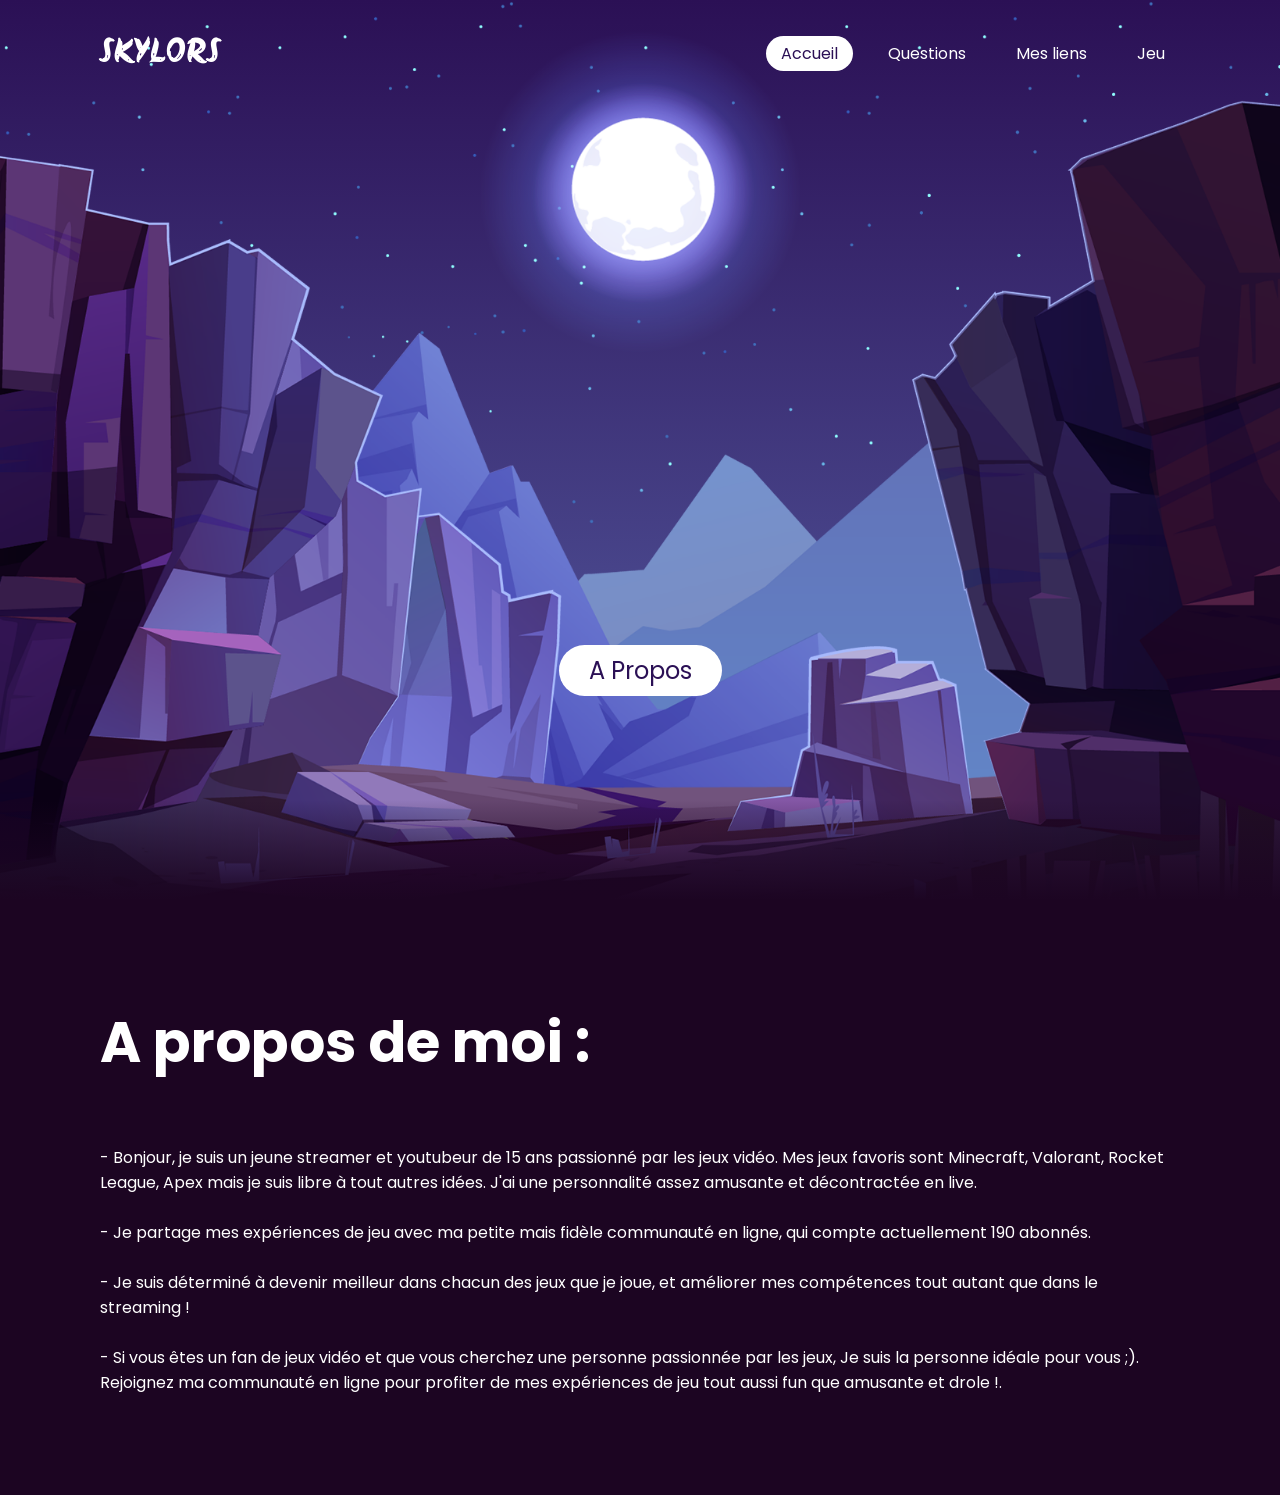
<file: index.html>
<!DOCTYPE html>
<html>
<head>
	<meta charset="utf-8">
	<meta name="viewport" content="width=device-width, initial-scale=1">
	<link rel="stylesheet" type="text/css" href="Accueil.css">

	<title>Skylors|Site</title>
</head>
<body>
	<header>
		<a href="index.html" class="logo">Skylors</a>
		<ul>
			<li><a href="index.html" class="active">Accueil</a></li>
			<li><a href="Questions.html">Questions</a></li>
			<li><a href="Mesliens.html">Mes liens</a></li>
			<li><a href="Jeu.html">Jeu</a></li>
		</ul>
	</header>
	<section>
		<img src="img/stars.png" id="stars">
		<img src="img/moon.png" id="moon">
		<img src="img/mountains_behind.png" id="mountains_behind">
		<h2 id="text">Skylors</h2>
		<a href="#sec" id="btn">A Propos</a>
		<img src="img/mountains_front.png" id="mountains_front">
	</section>
	<div class="sec" id="sec">
		<h2>A propos de moi :</h2>
		<br>

		<br>

		<p>
			- Bonjour, je suis un jeune streamer et youtubeur de 15 ans passionné par les jeux vidéo. Mes jeux favoris sont Minecraft, Valorant, Rocket League, Apex mais je suis libre à tout autres idées. J'ai une personnalité assez amusante et décontractée en live.
			<br>
			<br>

			- Je partage mes expériences de jeu avec ma petite mais fidèle communauté en ligne, qui compte actuellement 190 abonnés.
			<br>
			<br>
			
			- Je suis déterminé à devenir meilleur dans chacun des jeux que je joue, et améliorer mes compétences tout autant que dans le streaming ! 
			<br>
			<br>

			- Si vous êtes un fan de jeux vidéo et que vous cherchez une personne passionnée par les jeux, Je suis la personne idéale pour vous ;). Rejoignez ma communauté en ligne pour profiter de mes expériences de jeu tout aussi fun que amusante et drole !.


		</p>
	</div>
	<script>
		let stars = document.getElementById('stars');
		let moon = document.getElementById('moon');
		let mountains_behind = document.getElementById('mountains_behind');
		let text = document.getElementById('text');
		let btn = document.getElementById('btn');
		let mountains_front = document.getElementById('mountains_front');
		let header = document.querySelector('header');

		window.addEventListener('scroll', function(){
			let value = window.scrollY;
			stars.style.left = value * 0.25 + 'px';
			moon.style.top = value * 1.05 + 'px';
			mountains_behind.style.top = value * 0.5 + 'px';
			mountains_front.style.top = value * 0 + 'px';
			text.style.marginRight = value * 4 + 'px';
			text.style.marginTop = value * 1.5 + 'px';
			btn.style.marginTop = value * 1.5 + 'px';
			header.style.top = value * 0.5 + 'px';


		})
	</script>
</body>
</html>
</file>
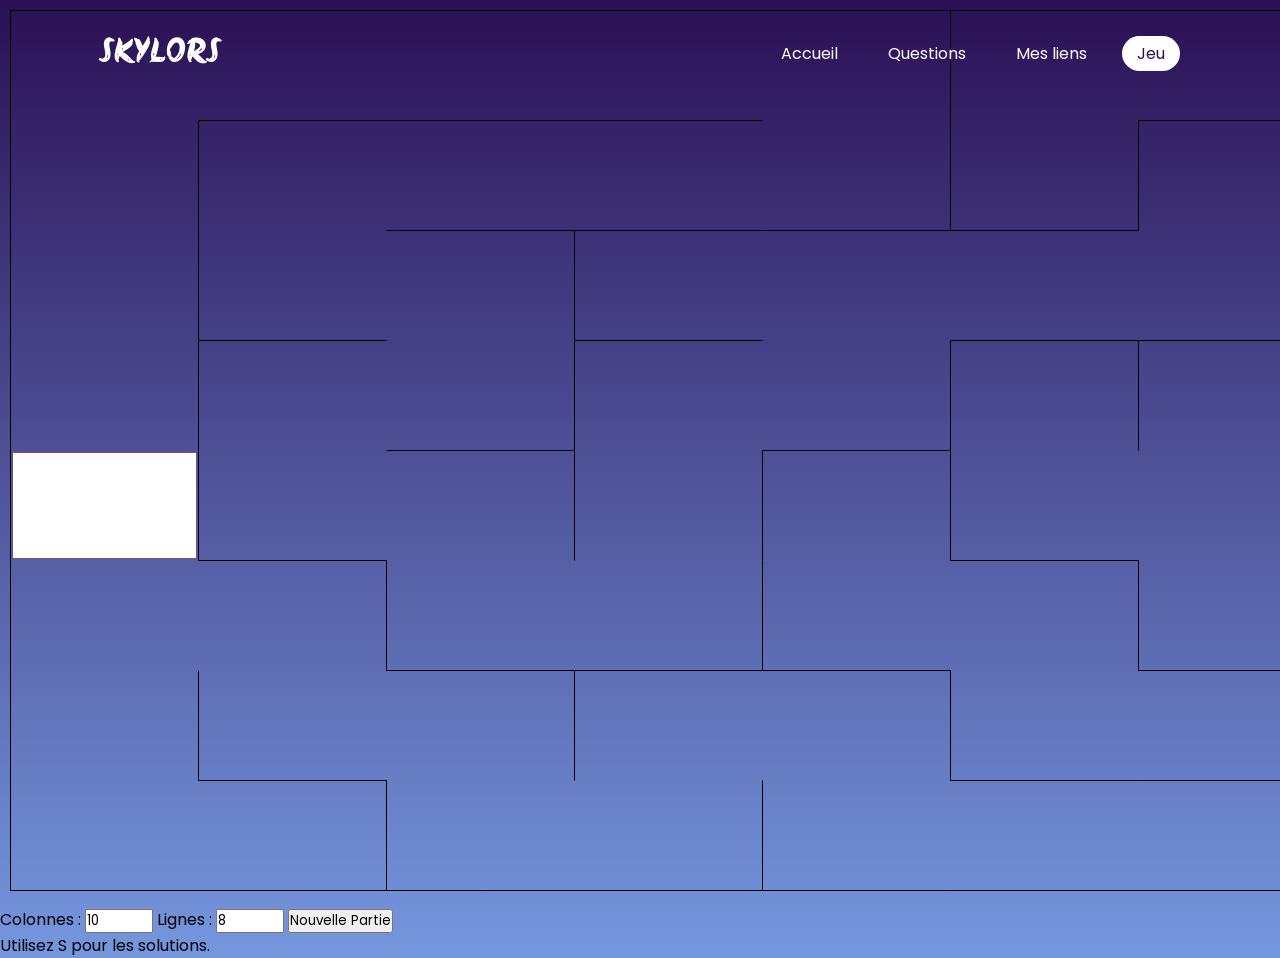
<file: Jeu.html>
<!DOCTYPE html>
<html lang="en">
<head>
    <meta charset="UTF-8">
    <meta http-equiv="X-UA-Compatible" content="IE=edge">
    <meta name="viewport" content="width=device-width, initial-scale=1.0">
    <link rel="stylesheet" type="text/css" href="Jeu.css">

    <title>Jeu</title>
</head>
<header>
    <a href="index.html" class="logo">Skylors</a>
    <ul>
        <li><a href="index.html">Accueil</a></li>
        <li><a href="Questions.html">Questions</a></li>
        <li><a href="Mesliens.html">Mes liens</a></li>
        <li><a href="Jeu.html" class="active">Jeu</a></li>
    </ul>
</header>

<body>
    <p>
        <canvas id="myCanvas" width="1800" height="1500"></canvas>
    </p>
    <p>
    Colonnes : <input type="text" id="nx" name="nx" size="3" value = 10 />
    Lignes : <input type="text" id="ny" name="ny" size="3" value = 10/>

    <button type="button" id="bouton">Nouvelle Partie</button>
    </p>
    <p>Utilisez S pour les solutions.</p>




    <script>
    "use strict";
// variante utilisant setInterval pour permettre l'affichage pendant la recherche

window.onload=(function(){

function Labyrinthe(canv,largeur,hauteur,nx,ny){

  this.dessinerMoia=function(x,y,couleurFond,couleurBord) {
    this.ctx.beginPath();
    this.ctx.rect(this.xTerrain(x)+2, this.yTerrain(y)+2, this.dx-4, this.dy-4);
    this.ctx.fillStyle = couleurFond;
    this.ctx.fill();
    this.ctx.lineWidth = 0;
    this.ctx.strokeStyle = couleurBord;
    this.ctx.stroke();

  } // dessinerMoia

  this.dessinerMoib=function(x,y) { // pour la recherche
    this.ctx.beginPath();
    this.ctx.rect(this.xTerrain(x)+3, this.yTerrain(y)+3, this.dx-5, this.dy-5);
    this.ctx.fillStyle = 'red';
    this.ctx.fill();
    this.ctx.lineWidth = 0;
    this.ctx.strokeStyle = 'red';
    this.ctx.stroke();

  } // dessinerMoib

  this.dessinerMoic=function(x,y) { // pour la recherche
    this.ctx.beginPath();
    this.ctx.rect(this.xTerrain(x)+3, this.yTerrain(y)+3, this.dx-5, this.dy-5);
    this.ctx.fillStyle = 'yellow';
    this.ctx.fill();
    this.ctx.lineWidth = 0;
    this.ctx.strokeStyle = 'yellow';
    this.ctx.stroke();

  } // dessinerMoib

  this.effacerMoi=function() {
    this.dessinerMoia(this.xMoi,this.yMoi,this.couleurFond,this.couleurFond);
  }

  this.dessinerMoi=function() {
    this.dessinerMoia(this.xMoi,this.yMoi,'#fff','#00');
  }

// calcule position x bord gauche de la case n
  this.xTerrain=function(n) {
    return this.X0+n*this.dx;
  }

// calcule position y bord sup de la case n
  this.yTerrain=function(n) {
    return this.Y0+n*this.dy;
  }

// fonctions pour casser murs entre 2 cases
  this.casserHaut=function(x,y) {
    this.terrain[x][y] &= ~1;
    this.terrain[x][y-1] &= ~4;
  } // this.casserHaut

  this.casserBas=function(x,y) {
    this.terrain[x][y] &= ~4;
    this.terrain[x][y+1] &= ~1;
  } // this.casserBas

  this.casserGauche=function(x,y) {
    this.terrain[x][y] &= ~2;
    this.terrain[x-1][y] &= ~8;
  } // this.casserGauche

  this.casserDroite=function(x,y) {
    this.terrain[x][y] &= ~8;
    this.terrain[x+1][y] &= ~2;
  } // this.casserGauche

// dessine terrain
  this.dessinerLabyrinthe=function() {
    var x,y;
    for (x=0;x<this.nx;x++) {
      for (y=0;y<this.ny;y++) {
        if ((this.terrain[x][y] & 1)!=0) {
          this.ctx.beginPath();
          this.ctx.lineWidth="1";
          this.ctx.strokeStyle="#000000";
          this.ctx.moveTo(this.xTerrain(x),this.yTerrain(y));
          this.ctx.lineTo(this.xTerrain(x+1),this.yTerrain(y));
          this.ctx.stroke();
        }
        if ((this.terrain[x][y] & 2) !=0) {
          this.ctx.beginPath();
          this.ctx.lineWidth="1";
          this.ctx.strokeStyle="#000000";
          this.ctx.moveTo(this.xTerrain(x),this.yTerrain(y));
          this.ctx.lineTo(this.xTerrain(x),this.yTerrain(y+1));
          this.ctx.stroke();
        }
      } // for y
    } // for x
  }
// initialise terrain
  this.creerLabyrinthe=function() {
    var tbDir=[1,2,4,8];
    // terrain vide
    var xc,yc;
    var rAv=this.nx*this.ny-1; // nombre de cases dans lesquelles il faut casser un mur
    var nvx=0, nvy=0,vois=0,dir;

    for (var kx=0 ;kx < this.nx ;kx++) {
      this.terrain[kx]=new Array(this.hauteur);
      for (var ky=0 ;ky < this.ny ;ky++) this.terrain[kx][ky]=15;
    } // for (var kx=0

// algorithme :
// on part d'une case au hasard
// on fait la liste de ses voisins qui ne font pas partie du labyrinthe
// si on en trouve, on en tire un au sort et on casse le mur qui les sépare
//   et ce voisin devient la nouvelle case de départ
// si on n'en trouve pas, on tire au sort une nouvelle case qui fait partie du labyrinthe
// part d'une case au hasard

    xc=Math.floor(Math.random()*this.nx);
    yc=Math.floor(Math.random()*this.ny);

//    rAv=15;
    while(rAv>0) {
      vois=0; // pas de voisin
      if (yc>0 && (this.terrain[xc][yc]&1)!=0 && this.terrain[xc][yc-1]==15) vois|=1; // possibilité casser en haut
      if (xc>0 && (this.terrain[xc][yc]&2)!=0 && this.terrain[xc-1][yc]==15) vois|=2; // possibilité casser à gauche
      if (yc<this.ny-1 && (this.terrain[xc][yc]&4)!=0 && this.terrain[xc][yc+1]==15) vois|=4; // possibilité casser en bas
      if (xc<this.nx-1 && (this.terrain[xc][yc]&8)!=0 && this.terrain[xc+1][yc]==15) vois|=8; // possibilité casser à droite
      if (vois != 0) {
        // choisir une direction au hasard parmi les possibles
        do {
          dir=tbDir[Math.floor(Math.random()*4)] & vois;
        } while (dir==0);
        switch(dir) {
          case 1 : this.casserHaut(xc,yc); yc-- ; break;
          case 2 : this.casserGauche(xc,yc); xc-- ; break;
          case 4 : this.casserBas(xc,yc); yc++ ; break;
          case 8 : this.casserDroite(xc,yc); xc++ ;  break;
        } // switch
        rAv--;
      } // si on peut trouver un voisin
      else { // essayer à partir d'une autre case
        do {
          xc=Math.floor(Math.random()*this.nx);
          yc=Math.floor(Math.random()*this.ny);
        } while (this.terrain[xc][yc]==15);
      }
    } // intégration des cases au labyrinthe
  }; // this.creerLabyrinthe

  this.demarrer = function(nx, ny) {
    this.ctx.clearRect(0, 0, this.canv.width, this.canv.height);
  // prise en compte du nombre de lignes et de colonnes
    this.nx = nx;  this.ny = ny;
    if (this.nx<3) this.nx=3; if (this.ny<3) this.ny=3;
    if (this.nx>111) this.nx=111; if (this.ny>80) this.ny=80;

  // pré-remplir formulaire
    document.getElementById("nx").value=this.nx;
    document.getElementById("ny").value=this.ny;

    this.dx=Math.floor((largeur-20)/this.nx);
    this.dy=Math.floor((hauteur-20)/this.ny);
    this.X0= Math.floor((this.largeur-this.nx*this.dx)/2)+0.5
    this.Y0= Math.floor((this.hauteur-this.ny*this.dy)/2)+0.5

    this.ctx.beginPath();
    this.ctx.lineWidth=1;
    this.ctx.strokeStyle="#000000";
    this.ctx.rect(this.X0,this.Y0,this.dx*this.nx,this.dy*this.ny);
    this.ctx.stroke();

    if (this.monTimer) {
      clearInterval (this.monTimer); // tue l'éventuelle recherche en cours
      delete this.monTimer;
    }

    this.terrain=new Array(this.largeur);

    this.ys=Math.floor(this.ny/2); // position de la sortie : mi-hauteur

    this.creerLabyrinthe();
    this.dessinerLabyrinthe();
  // dessine sortie
    this.ctx.beginPath();
    this.ctx.lineWidth=1;
    this.ctx.strokeStyle=this.couleurFond;
    this.ctx.moveTo(this.xTerrain(this.nx),this.yTerrain(this.ys));
    this.ctx.lineTo(this.xTerrain(this.nx),this.yTerrain(this.ys+1));
    this.ctx.stroke();

    this.xMoi=0; this.yMoi=this.ys;
    this.dessinerMoi();
    this.resolutionEnCours=false;
  } // demarrer
// fonction récursive de recherche
// modifiée pour être appelée à chaque top de setInterval
// sinon on ne voit pas la progression de la recherche

  this.poursuivreRecherche = function() {

    if (this.tbRech.length==0) { // on a fini la recherche
      this.tbRech=null;
      this.resolutionEnCours=false;
      this.dessinerMoi();
      clearInterval(this.monTimer);
      delete this.monTimer;
      return;
    }

    var rechCou=this.tbRech[this.tbRech.length-1];
    var etape=rechCou.etape;
    var vois=this.terrain[rechCou.x][rechCou.y];
    if (this.tbRech.length==1)
      parent={x:-2,y:-2}; //parent bidon pour le début de recherche
    else
      parent=this.tbRech[this.tbRech.length-2];

    if (etape==0) { // début recherche à ce niveau
      this.dessinerMoib(rechCou.x,rechCou.y); // matérialiser la position étudiée
      if (rechCou.x==this.nx-1 && rechCou.y==this.ys) { // on a trouvé
        // on l'indique au parent
        if (this.tbRech.length>1) this.tbRech[this.tbRech.length-2].succes=true;
        this.tbRech.pop(); // on efface pour arrêter recherche à ce niveau
        this.dessinerMoic(rechCou.x,rechCou.y); // redessiner en jaune
        return;
      }

      this.tbRech[this.tbRech.length-1].etape++;
      if (((vois & 8) ==0)  && (parent.x!=(rechCou.x+1))) {
        this.tbRech.push({x:rechCou.x+1,y:rechCou.y,etape:0,succes:false});
        return;
      } else etape++;
    } // si étape 0

    if (rechCou.succes) { // on vient d'essayer d'un côté, on teste
      // on l'indique au parent
      if (this.tbRech.length>1) this.tbRech[this.tbRech.length-2].succes=true;
      this.tbRech.pop(); // on efface pour arrêter recherche à ce niveau
      this.dessinerMoic(rechCou.x,rechCou.y); // matérialiser la position étudiée
      return; // on n'efface pas le rectange dessiné en entrant
    }

  // pas de ce côté-ci, on essaye autre

    if (etape==1) {
      this.tbRech[this.tbRech.length-1].etape++;
      if (((vois & 1) ==0)  && (parent.y!=(rechCou.y-1))) {
        this.tbRech.push({x:rechCou.x,y:rechCou.y-1,etape:0,succes:false});
        return;
      } else etape++;
    } // si étape 1
    if (etape==2) {
    // pas de ce côté ci, on essaye autre
      this.tbRech[this.tbRech.length-1].etape++;
      if (((vois & 4) ==0)  && (parent.y!=(rechCou.y+1))) {
        this.tbRech.push({x:rechCou.x,y:rechCou.y+1,etape:0,succes:false});
        return;
      } else etape++;
    }
    if (etape==3) {
      this.tbRech[this.tbRech.length-1].etape++;
      if (((vois & 2) ==0)  && (parent.x!=(rechCou.x-1))) {
        this.tbRech.push({x:rechCou.x-1,y:rechCou.y,etape:0,succes:false});
        return;
      } else etape++
    }
    // échec complet, on efface et on depile
    this.tbRech.pop(); // on efface pour arrêter recherche à ce niveau
    this.dessinerMoia(rechCou.x,rechCou.y,this.couleurFond,this.couleurFond);
  } // this.poursuivreRecherche;

  this.initierRecherche=function() {
    this.tbRech=[{x:this.xMoi,y:this.yMoi,etape:0,succes:false}];
    this.monTimer=setInterval((function(lab){ return function(){lab.poursuivreRecherche();}})(this),3);
  };

  this.canv=canv;
  this.hauteur=hauteur;
  this.largeur=largeur;
  this.couleurFond='#745084';
  this.canv.width=largeur;
  this.canv.height=hauteur;
  this.styleDessin="#884400";
  this.ctx=this.canv.getContext("2d");
  this.demarrer(nx, ny);

  (function (obj) {

    document.onkeydown = function (keyStroke)
    {
    if (keyStroke.defaultPrevented) return; // déjà traité
    if (obj.resolutionEnCours) return; // ignorer pendant résolution
    var x=keyStroke;
    var y=5;
    var bouge=0;

//      if (x.keyIdentifier) y=x.keyIdentifier;
      y=x.key;
      switch (y) {
        case 'ArrowUp' : if ((obj.terrain[obj.xMoi][obj.yMoi] & 1)==0) {
                     obj.effacerMoi();obj.yMoi--;obj.dessinerMoi();
                     bouge=1;
          }
          break;
        case 'ArrowLeft' : if ((obj.terrain[obj.xMoi][obj.yMoi] & 2)==0) {
                     obj.effacerMoi();obj.xMoi--;obj.dessinerMoi();
                     bouge=1;
          }
          break;
        case 'ArrowDown' : if ((obj.terrain[obj.xMoi][obj.yMoi] & 4)==0) {
                     obj.effacerMoi();obj.yMoi++;obj.dessinerMoi();
                     bouge=1;
          }
          break;
        case 'ArrowRight' : if ((obj.terrain[obj.xMoi][obj.yMoi] & 8)==0) {
                     obj.effacerMoi();obj.xMoi++;obj.dessinerMoi();
                     bouge=1;
          }
          break;

        case 's':;
        case 'S':;
        case 'U+0053':;
        case 'U+0073':
                       obj.resolutionEnCours=true;
                       obj.initierRecherche();
                       obj.dessinerMoi();
          break;
        default : return; // évite le 'preventDefault' si touche pas pour nous
      } // switch (y)
      keyStroke.preventDefault();
      if (bouge==1 && obj.xMoi==obj.nx-1 && obj.yMoi==obj.ys) {
        setTimeout(function(){alert ('Bien joue ! tu as gagne !')},100);
      }
    };
   })(this);

} // Labyrinthe

  let bouton = document.getElementById('bouton');
  bouton.addEventListener('click', function() {
    let nnx = document.getElementById('nx').value;
    let nny = document.getElementById('ny').value;
    nnx = window.parseInt(nnx);
    nny = window.parseInt(nny);
    labyr.demarrer(nnx,nny);
  });

  let labyr = new Labyrinthe(document.getElementById("myCanvas"),1900,900,10,8);
}) ;
</script>
</body>
</html>
</file>
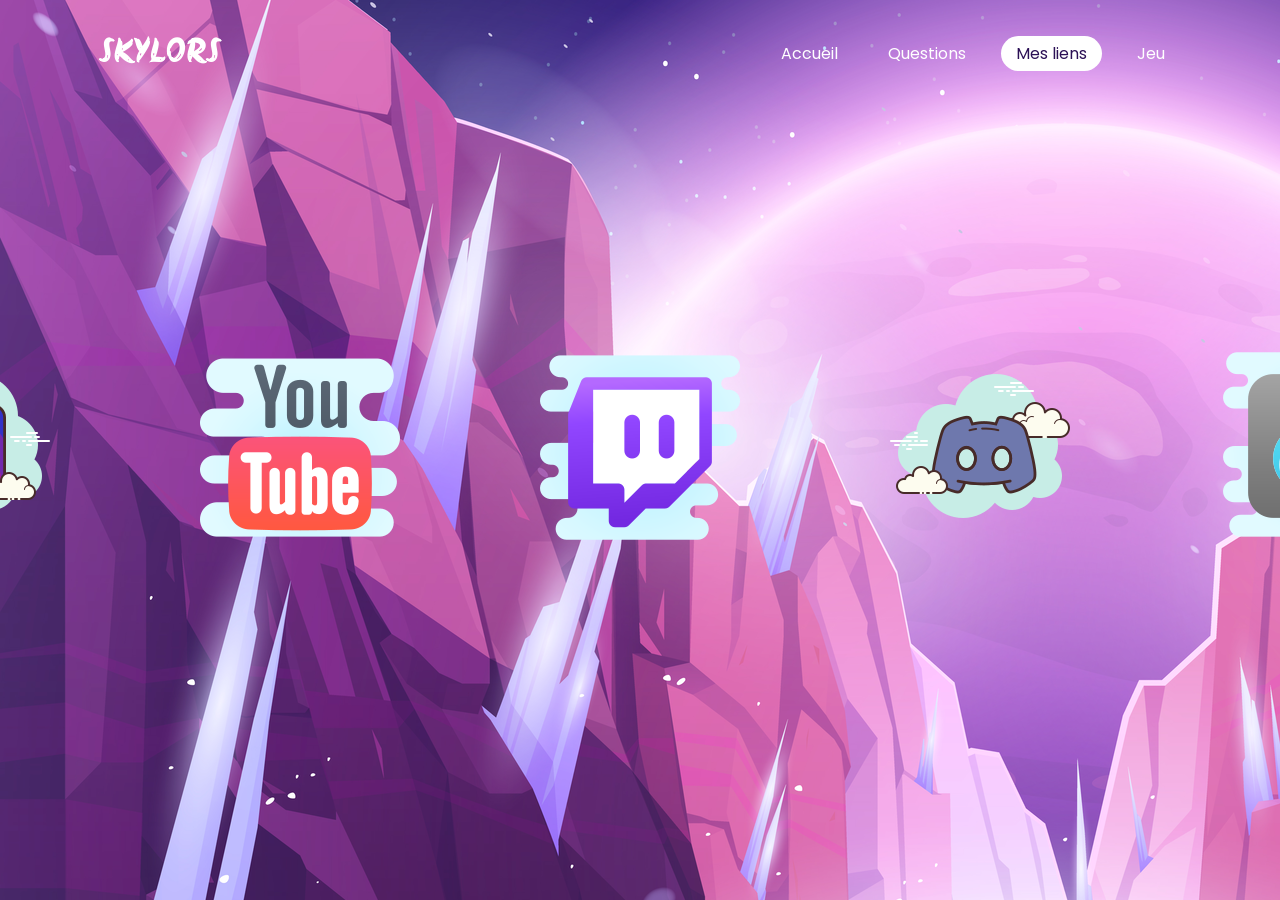
<file: Mesliens.html>
<!DOCTYPE html>
<html>
<head>
	<meta charset="utf-8">
	<meta name="viewport" content="width=device-width, initial-scale=1">
	<link rel="stylesheet" type="text/css" href="Mesliens.css">
	<link rel="stylesheet" href="https://cdnjs.cloudflare.com/ajax/libs/font-awesome/5.15.3/css/all.min.css"/>
	<title>Skylors|Site</title>
</head>
<body>
	<header>
		<a href="index.html" class="logo">Skylors</a>
		<ul>
			<li><a href="index.html">Accueil</a></li>
			<li><a href="Questions.html">Questions</a></li>
			<li><a href="Mesliens.html" class="active">Mes liens</a></li>
			<li><a href="Jeu.html">Jeu</a></li>
		</ul>
	</header>

	<div class="container">
		<div class="background-image"></div>
		<div class="overlay-text" id="icon">
			<a href="https://www.instagram.com/skylors_/" target="_blank"><img src="img/insta.png"></a>
			<a href="https://www.youtube.com/channel/UCz9xFU7a0jXU5sg1gijIO5w" target="_blank"><img src="img/yt.png"></a>
			<a href="https://www.twitch.tv/skylors_07" target="_blank"><img src="img/twitch.png"></a>
			<a href="https://discord.gg/88hWEke5aW" target="_blank"><img src="img/discord.png"></a>
			<a href="https://www.tiktok.com/@skylors__07" target="_blank"><img src="img/tiktok.png" _Blank></a>


		</div>
	</div>	


</body>
</html>
</file>
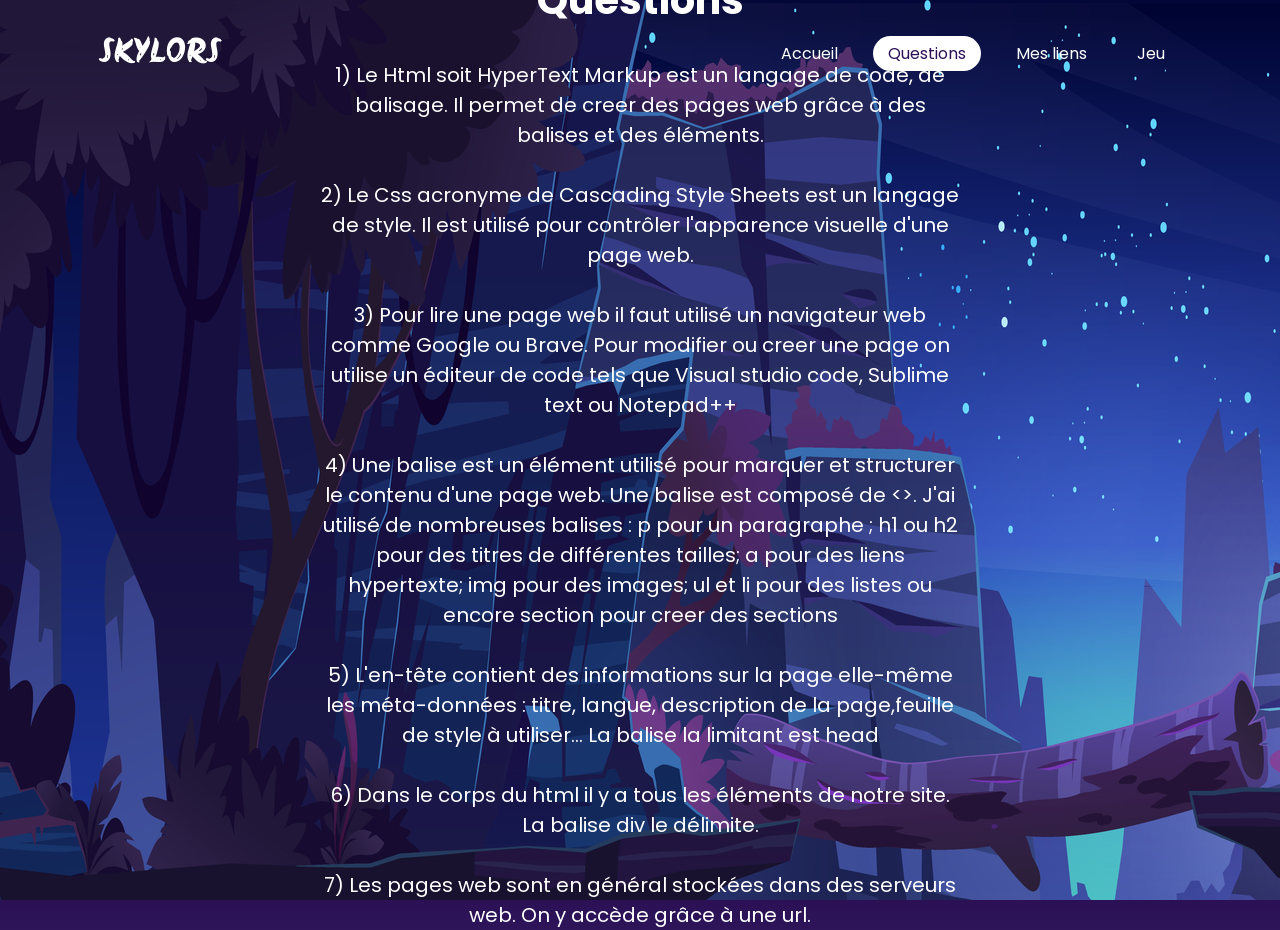
<file: Questions.html>
<!DOCTYPE html>
<html>
<head>
	<meta charset="utf-8">
	<meta name="viewport" content="width=device-width, initial-scale=1">
	<link rel="stylesheet" type="text/css" href="Questions.css">
	<title>Skylors|Site</title>
</head>
<body>
	<header>
		<a href="index.html" class="logo">Skylors</a>
		<ul>
			<li><a href="index.html">Accueil</a></li>
			<li><a href="Questions.html" class="active">Questions</a></li>
			<li><a href="Mesliens.html">Mes liens</a></li>
			<li><a href="Jeu.html">Jeu</a></li>
		</ul>
	</header>

	
	<div class="container">
		<div class="background-image"></div>
		<div class="overlay-text">
		  <h1>Questions</h1>
		  <br>
		  <p>1) Le Html soit HyperText Markup est un langage de code, de balisage. Il permet de creer des pages web grâce à des balises et des éléments.</p>
			<br>
		  <p>2) Le Css acronyme de Cascading Style Sheets est un langage de style. Il est utilisé pour contrôler l'apparence visuelle d'une page web.</p>
			<br>
		  <p>3) Pour lire une page web il faut utilisé un navigateur web comme Google ou Brave. Pour modifier ou creer une page on utilise un éditeur de code tels que Visual studio code, Sublime text ou Notepad++</p>
			<br>
		  <p>4) Une balise est un élément utilisé pour marquer et structurer le contenu d'une page web. Une balise est composé de <>. J'ai utilisé de nombreuses balises : p pour un paragraphe ; h1 ou h2 pour des titres de différentes tailles; a pour des liens hypertexte; img pour des images; ul et li pour des listes ou encore section pour creer des sections</p>
			<br>
		  <p>5) L'en-tête contient des informations sur la page elle-même les  méta-données : titre, langue, description de la page,feuille de style à utiliser… La balise la limitant est head </p>
			<br>
		  <p>6) Dans le corps du html il y a tous les éléments de notre site. La balise div le délimite.</p>
			<br>
		  <p>7) Les pages web sont en général stockées dans des serveurs web. On y accède grâce à une url.</p>
		  
		 
		</div>
	  </div>
		
</body>
</file>
<file: Accueil.css>
@import url('https://fonts.googleapis.com/css2?family=Poppins&display=swap');
@import url('https://fonts.googleapis.com/css2?family=Akronim&display=swap');

* {
	margin: 0;
	padding: 0;
	box-sizing: border-box;
	font-family: 'Poppins', 'Akronim', cursive, sans-serif;
	scroll-behavior: smooth;

}

body {
	min-height: 100vh;
	background: linear-gradient(#2b1055, #7597de) ;
	overflow-x: hidden;
}

header {
	position: absolute;
	top: 0;
	left: 0;
	width: 100%;
	padding: 30px 100px;
	display: flex;
	justify-content: space-between;
	align-items: center;
	z-index: 10000;

}

header .logo {
	font-family: 'Akronim', cursive;
	color: #fff;
	font-weight: 700;
	text-decoration: none;
	font-size: 2em;
	text-transform: uppercase;
	letter-spacing: 2px;
	
}

header ul {
	display: flex;
	justify-content: center;
	align-items: center;
}

header ul li {
	list-style: none;
	margin-left: 20px;

}

header ul li a {
	text-decoration: none;
	padding: 6px 15px;
	color: #fff;
	border-radius: 20px ;
}

header ul li a:hover,
header ul li a.active
{
	background: #fff;
	color: #2b1055;
}

section {
	position: relative;
	width: 100%;
	height: 100vh;
	padding: 100px;
	display: flex;
	justify-content: center;
	align-items: center;
	overflow: hidden;

}
section::before{
	content: '';
	position: absolute;
	bottom: 0;
	width: 100%;
	height: 100px;
	background: linear-gradient(to top,#1c0522,transparent);
	z-index: 1000;
}


section img {
	position: absolute;
	top: 0;
	left: 0;
	width: 100%;
	height: 100%;
	object-fit: cover;
	pointer-events: none;

}

section img#moon {
	mix-blend-mode: screen;
}

section img#mountains_front {
	z-index: 10;
}

#text {
	position: absolute;
	right: -350px;
	color: #fff;
	white-space: nowrap;
	font-size: 7.5vw;
	z-index: 9;
	transform: translateY(-80px);
}

#btn {
	text-decoration: none;
	display: inline-block;
	padding: 8px 30px;
	border-radius: 40px;
	background: #fff;
	color: #2b1055;
	font-size: 1.5em;
	z-index: 9;
	transform: translateY(220px);

}

.sec {
	position: relative;
	padding: 100px;
	background: #1c0522;

}

.sec h2 {
	font-size: 3.5em;
	margin-bottom: 10px;
	color: #fff;
}

.sec p {
	font-size: 1em;
	color: #fff;	
}
</file>
<file: Jeu.css>
@import url('https://fonts.googleapis.com/css2?family=Poppins&display=swap');
@import url('https://fonts.googleapis.com/css2?family=Akronim&display=swap');


* {
	margin: 0;
	padding: 0;
	box-sizing: border-box;
	font-family: 'Poppins', 'Akronim', cursive, sans-serif;
	scroll-behavior: smooth;

}

body {
	min-height: 100vh;
	background: linear-gradient(#2b1055, #7597de) ;
	overflow-x: hidden;
}

header {
	position: absolute;
	top: 0;
	left: 0;
	width: 100%;
	padding: 30px 100px;
	display: flex;
	justify-content: space-between;
	align-items: center;
	z-index: 10000;

}

header .logo {
	font-family: 'Akronim', cursive;
	color: #fff;
	font-weight: 700;
	text-decoration: none;
	font-size: 2em;
	text-transform: uppercase;
	letter-spacing: 2px;
	
}

header ul {
	display: flex;
	justify-content: center;
	align-items: center;
}

header ul li {
	list-style: none;
	margin-left: 20px;

}

header ul li a {
	text-decoration: none;
	padding: 6px 15px;
	color: #fff;
	border-radius: 20px ;
}

header ul li a:hover,
header ul li a.active
{
	background: #fff;
	color: #2b1055;
}
</file>
<file: Mesliens.css>
@import url('https://fonts.googleapis.com/css2?family=Poppins&display=swap');
@import url('https://fonts.googleapis.com/css2?family=Akronim&display=swap');

* {
	margin: 0;
	padding: 0;
	box-sizing: border-box;
	font-family: 'Poppins', 'Akronim', cursive, sans-serif;
	scroll-behavior: smooth;

}



header {
	position: absolute;
	top: 0;
	left: 0;
	width: 100%;
	padding: 30px 100px;
	display: flex;
	justify-content: space-between;
	align-items: center;
	z-index: 10000;

}

header .logo {
	font-family: 'Akronim', cursive;
	color: #fff;
	font-weight: 700;
	text-decoration: none;
	font-size: 2em;
	text-transform: uppercase;
	letter-spacing: 2px;
}

header ul {
	display: flex;
	justify-content: center;
	align-items: center;
}

header ul li {
	list-style: none;
	margin-left: 20px;

}

header ul li a {
	text-decoration: none;
	padding: 6px 15px;
	color: #fff;
	border-radius: 20px ;
}

header ul li a:hover,
header ul li a.active
{
	background: #fff;
	color: #2b1055;
}



section::before{
	content: '';
	position: absolute;
	bottom: 0;
	width: 100%;
	height: 100px;
	background: linear-gradient(to top,#1c0522,transparent);
	z-index: 1000;
}


section img {
	position: absolute;
	top: 0;
	left: 0;
	width: 100%;
	height: 100%;
	object-fit: cover;
	pointer-events: none;

}


.container {
	position: relative;
	min-height: 100vh;
	background-image: url('img/montains_pinks.png');
  }

  .background-image {
	width: 100%;
	height: 100%;
	background-image: url('img/montains_pinks.png');
	background-repeat: no-repeat;
	background-size: cover;
  }

  .overlay-text {
	position: absolute;
	top: 50%;
	left: 50%;
	transform: translate(-50%, -50%);
	color: white;
	font-size: 20px;
	text-align: center;
	display: flex;

  }

.overlay-text img{
	text-decoration: none;
	padding: 70px;
}
</file>
<file: Questions.css>
@import url('https://fonts.googleapis.com/css2?family=Poppins&display=swap');
@import url('https://fonts.googleapis.com/css2?family=Akronim&display=swap');

* {
	margin: 0;
	padding: 0;
	box-sizing: border-box;
	font-family: 'Poppins', 'Akronim', cursive, sans-serif;
	scroll-behavior: smooth;

}

body {
	min-height: 100vh;
	background: linear-gradient(#2b1055, #7597de) ;
	overflow-x: hidden;
}

header {
	position: absolute;
	top: 0;
	left: 0;
	width: 100%;
	padding: 30px 100px;
	display: flex;
	justify-content: space-between;
	align-items: center;
	z-index: 10000;

}

header .logo {
	font-family: 'Akronim', cursive;
	color: #fff;
	font-weight: 700;
	text-decoration: none;
	font-size: 2em;
	text-transform: uppercase;
	letter-spacing: 2px;
}

header ul {
	display: flex;
	justify-content: center;
	align-items: center;
}

header ul li {
	list-style: none;
	margin-left: 20px;

}

header ul li a {
	text-decoration: none;
	padding: 6px 15px;
	color: #fff;
	border-radius: 20px ;
}

header ul li a:hover,
header ul li a.active
{
	background: #fff;
	color: #2b1055;
}



.container {
	position: relative;
	min-height: 100vh;
	background-image: url('img/cave.png');
  }

  .background-image {
	width: 100%;
	height: 100%;
	background-image: url('img/cave.png');
	background-repeat: no-repeat;
	background-size: cover;
  }

  .overlay-text {
	position: absolute;
	top: 50%;
	left: 50%;
	transform: translate(-50%, -50%);
	color: white;
	font-size: 20px;
	text-align: center;
  }
</file>
